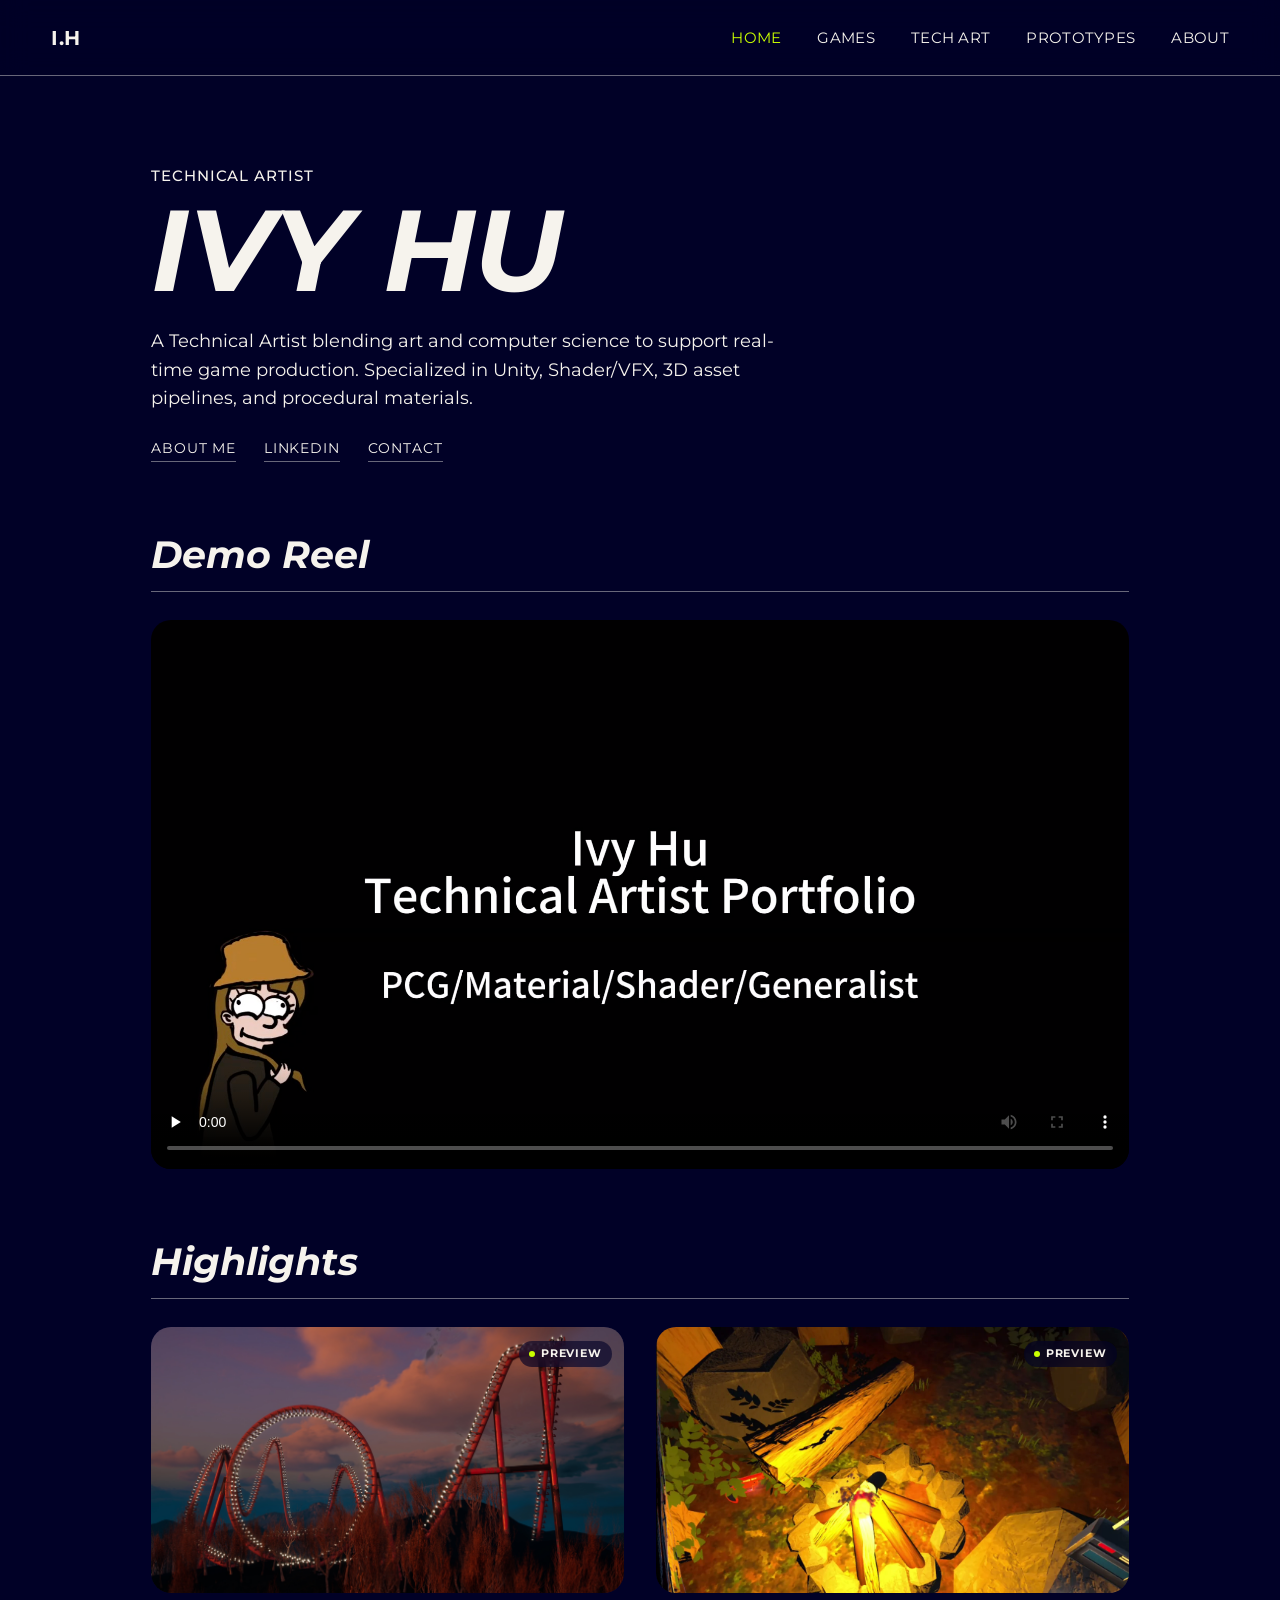
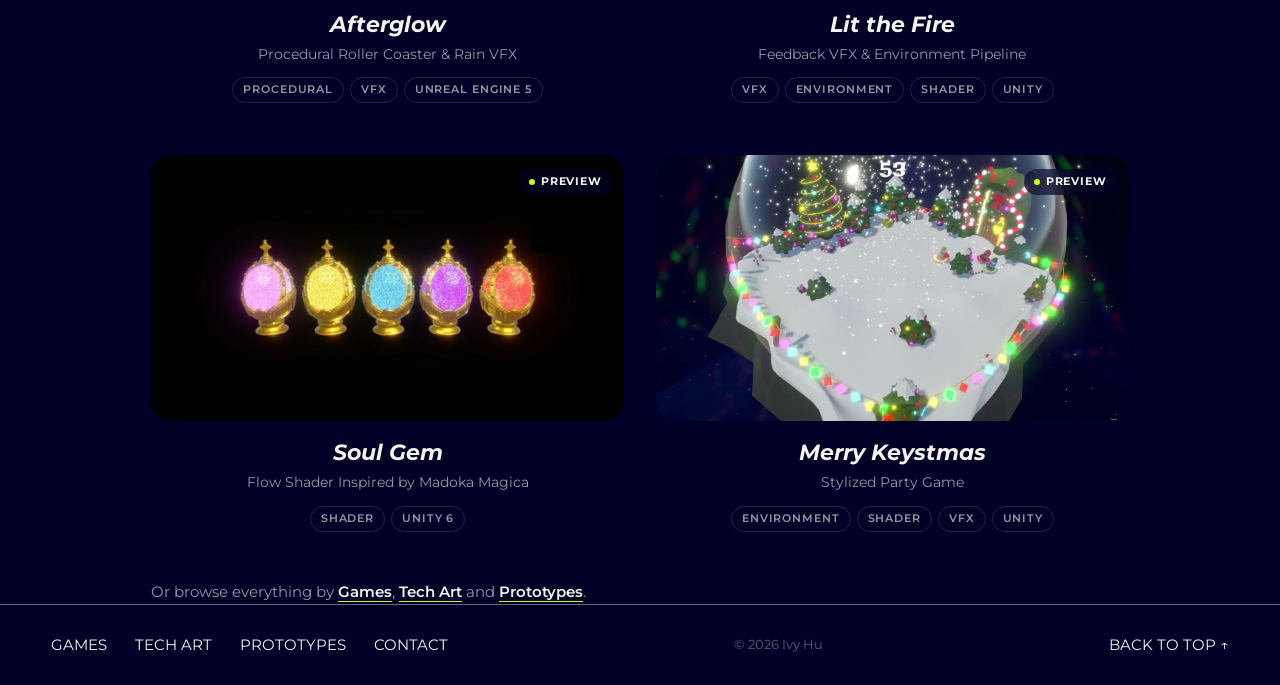
<file: index.html>
<!doctype html>
<html lang="en">
<head>
  <meta charset="utf-8">
  <meta name="viewport" content="width=device-width, initial-scale=1">
  <link rel="icon" href="favicon.svg" type="image/svg+xml">
  <title>Ivy Hu — Technical Artist</title>
  <meta name="description" content="Ivy Hu — Technical Artist. Real-time VFX, shaders, procedural generation and environment pipelines for games.">
  <link rel="preconnect" href="https://fonts.googleapis.com">
  <link rel="preconnect" href="https://fonts.gstatic.com" crossorigin>
  <link href="https://fonts.googleapis.com/css2?family=Montserrat:ital,wght@0,400;0,500;0,600;0,700;1,600;1,700;1,800&display=swap" rel="stylesheet">
  <link rel="stylesheet" href="assets/css/style.css?v=6">
</head>
<body data-page="home">
  <header class="site-header"></header>

  <main>
    <section class="wrap narrow intro">
      <p class="eyebrow">Technical Artist</p>
      <h1 class="display">IVY HU</h1>
      <p class="lede">A Technical Artist blending art and computer science to support real-time game production. Specialized in Unity, Shader/VFX, 3D asset pipelines, and procedural materials.</p>
      <p class="intro-links">
        <a href="about.html">About me</a>
        <a href="https://www.linkedin.com/in/ivy-hu-061890238" target="_blank" rel="noopener">LinkedIn</a>
        <a href="about.html#contact">Contact</a>
      </p>
    </section>

    <section class="wrap narrow home-section">
      <h2 class="h-section">Demo Reel</h2>
      <div class="player">
        <video controls playsinline preload="none" poster="media/reel/demo-reel-poster.jpg" src="media/reel/demo-reel.mp4"></video>
      </div>
    </section>

    <section class="wrap narrow home-section">
      <h2 class="h-section">Highlights</h2>
      <div class="grid" id="highlights"></div>
      <p class="browse" id="browse"></p>
    </section>
  </main>

  <footer class="site-footer"></footer>

  <script src="assets/js/projects.js?v=6"></script>
  <script src="assets/js/main.js?v=6"></script>
</body>
</html>
</file>
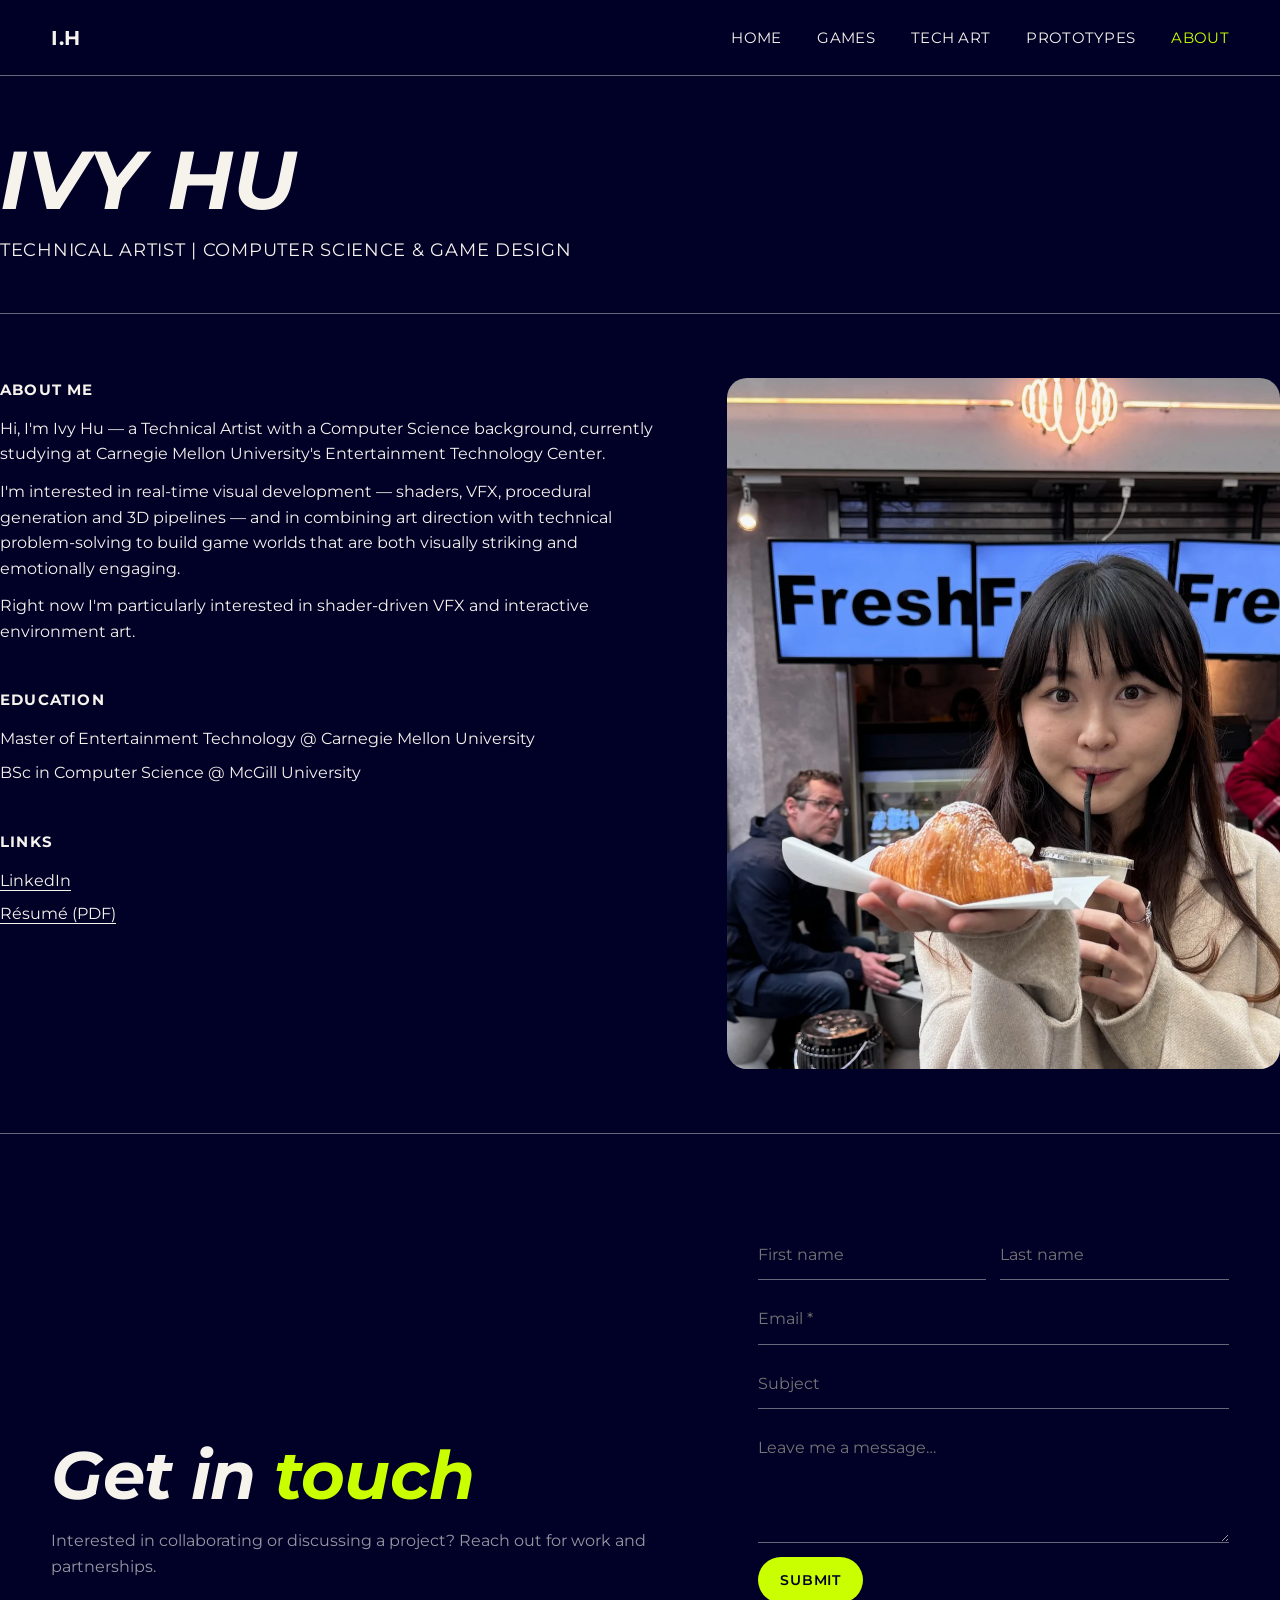
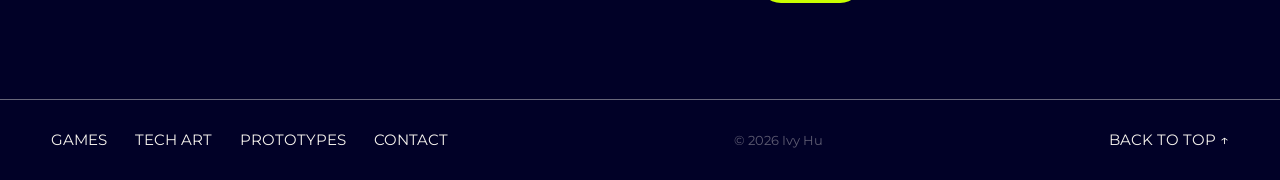
<file: about.html>
<!doctype html>
<html lang="en">
<head>
  <meta charset="utf-8">
  <meta name="viewport" content="width=device-width, initial-scale=1">
  <link rel="icon" href="favicon.svg" type="image/svg+xml">
  <title>About — Ivy Hu</title>
  <link rel="preconnect" href="https://fonts.googleapis.com">
  <link rel="preconnect" href="https://fonts.gstatic.com" crossorigin>
  <link href="https://fonts.googleapis.com/css2?family=Montserrat:ital,wght@0,400;0,500;0,600;0,700;1,600;1,700;1,800&display=swap" rel="stylesheet">
  <link rel="stylesheet" href="assets/css/style.css?v=6">
</head>
<body data-page="about">
  <header class="site-header"></header>

  <main>
    <div class="wrap about-head">
      <h1 class="page-title">IVY HU</h1>
      <p>Technical Artist | Computer Science &amp; Game Design</p>
    </div>

    <div class="wrap about-grid">
      <div>
        <div class="about-block">
          <h3>ABOUT ME</h3>
          <p>Hi, I'm Ivy Hu — a Technical Artist with a Computer Science background, currently studying at Carnegie Mellon University's Entertainment Technology Center.</p>
          <p>I'm interested in real-time visual development — shaders, VFX, procedural generation and 3D pipelines — and in combining art direction with technical problem-solving to build game worlds that are both visually striking and emotionally engaging.</p>
          <p>Right now I'm particularly interested in shader-driven VFX and interactive environment art.</p>
        </div>
        <div class="about-block">
          <h3>EDUCATION</h3>
          <ul>
            <li>Master of Entertainment Technology @ Carnegie Mellon University</li>
            <li>BSc in Computer Science @ McGill University</li>
          </ul>
        </div>
        <div class="about-block">
          <h3>LINKS</h3>
          <ul>
            <li><a href="https://www.linkedin.com/in/ivy-hu-061890238" target="_blank" rel="noopener" style="text-decoration:underline;text-underline-offset:4px">LinkedIn</a></li>
            <li><a href="#" style="text-decoration:underline;text-underline-offset:4px">Résumé (PDF)</a></li>
          </ul>
        </div>
      </div>
      <div class="portrait"><img src="media/wix/7b53c984280c474dac5c913fb9ef0036.webp" alt="Ivy Hu"></div>
    </div>

    <section class="cta" id="contact" style="margin-top:0">
      <div class="wrap">
        <div>
          <h2 class="h-italic">Get in <em>touch</em></h2>
          <p style="margin-top:20px">Interested in collaborating or discussing a project? Reach out for work and partnerships.</p>
        </div>
        <!-- Static hosts can't process forms; point action at Formspree / Netlify Forms, or swap for a mailto link. -->
        <form class="form" action="#" onsubmit="event.preventDefault()">
          <input placeholder="First name">
          <input placeholder="Last name">
          <input class="full" type="email" placeholder="Email *" required>
          <input class="full" placeholder="Subject">
          <textarea class="full" placeholder="Leave me a message…"></textarea>
          <div class="full"><button class="btn btn-accent" type="submit">Submit</button></div>
        </form>
      </div>
    </section>
  </main>

  <footer class="site-footer"></footer>

  <script src="assets/js/projects.js?v=6"></script>
  <script src="assets/js/main.js?v=6"></script>
</body>
</html>
</file>
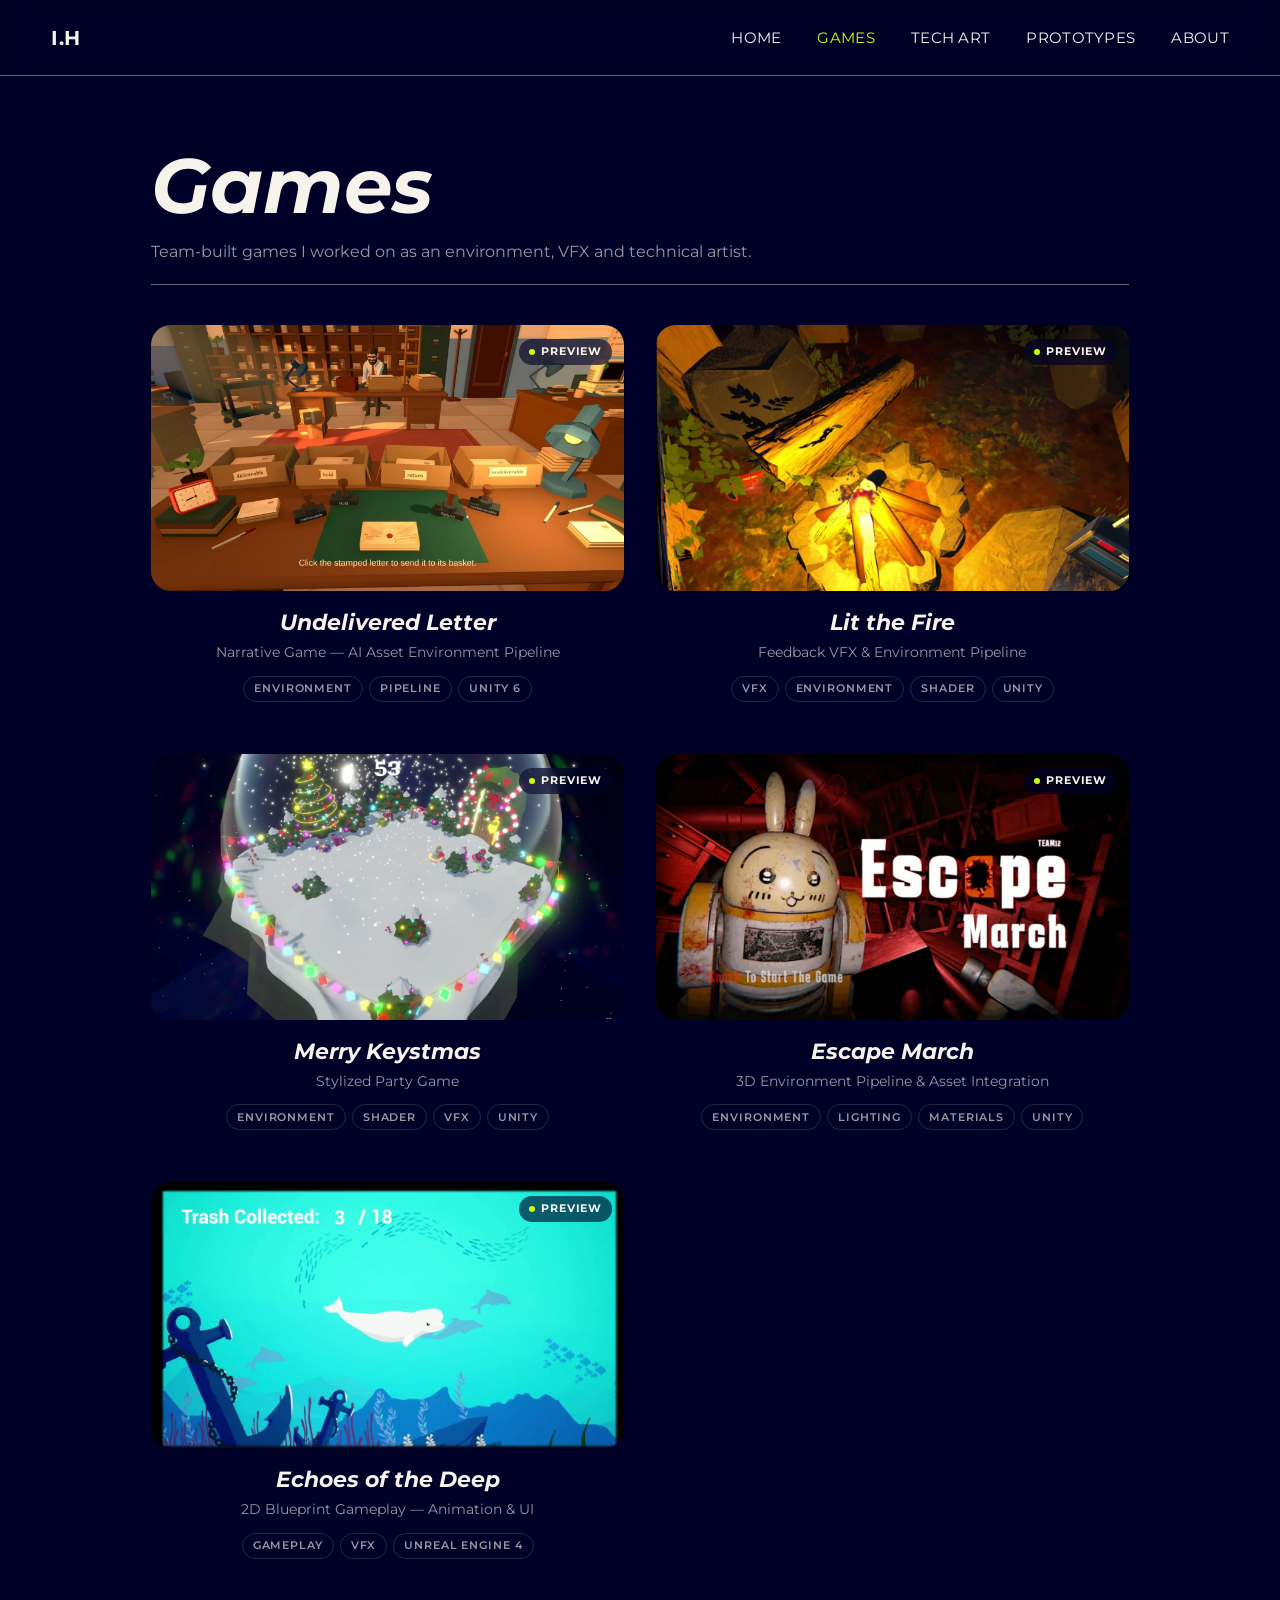
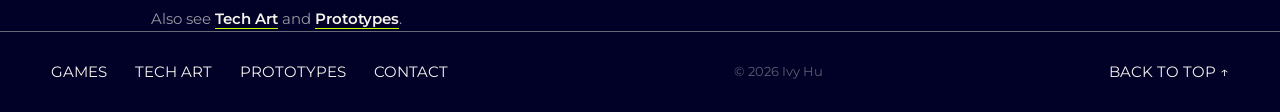
<file: games.html>
<!doctype html>
<html lang="en">
<head>
  <meta charset="utf-8">
  <meta name="viewport" content="width=device-width, initial-scale=1">
  <link rel="icon" href="favicon.svg" type="image/svg+xml">
  <title>Games — Ivy Hu</title>
  <link rel="preconnect" href="https://fonts.googleapis.com">
  <link rel="preconnect" href="https://fonts.gstatic.com" crossorigin>
  <link href="https://fonts.googleapis.com/css2?family=Montserrat:ital,wght@0,400;0,500;0,600;0,700;1,600;1,700;1,800&display=swap" rel="stylesheet">
  <link rel="stylesheet" href="assets/css/style.css?v=6">
</head>
<body data-page="games">
  <header class="site-header"></header>

  <main class="wrap narrow" id="category" data-group="games"></main>

  <footer class="site-footer"></footer>

  <script src="assets/js/projects.js?v=6"></script>
  <script src="assets/js/main.js?v=6"></script>
</body>
</html>
</file>
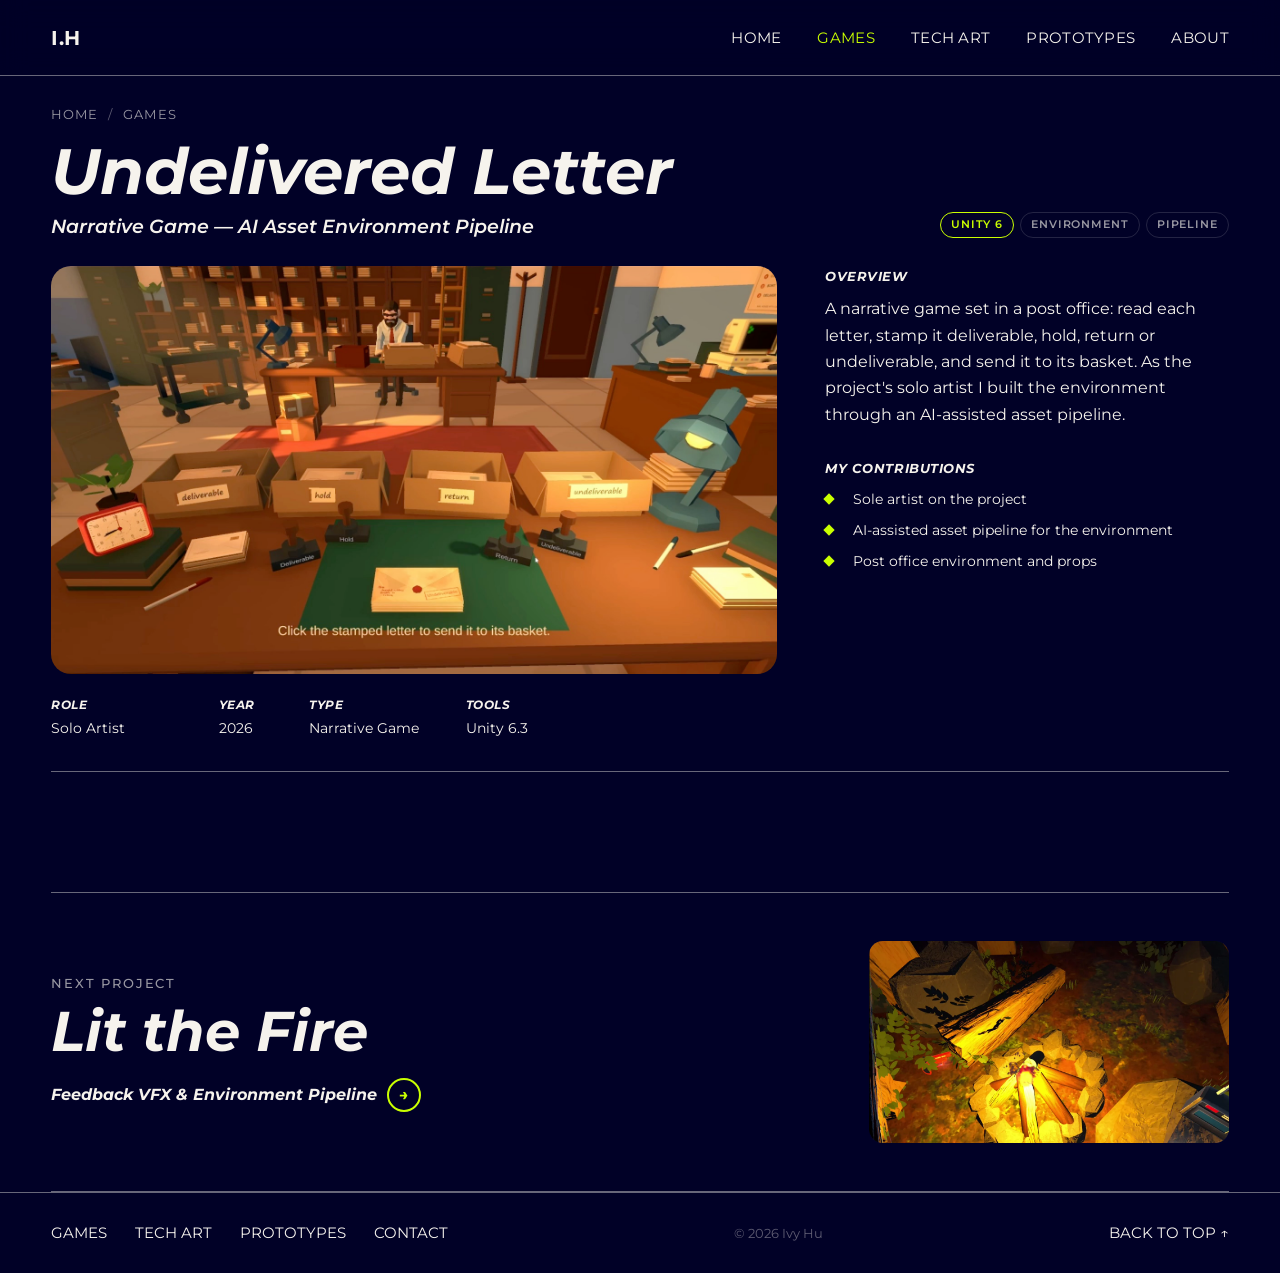
<file: project.html>
<!doctype html>
<html lang="en">
<head>
  <meta charset="utf-8">
  <meta name="viewport" content="width=device-width, initial-scale=1">
  <link rel="icon" href="favicon.svg" type="image/svg+xml">
  <title>Project — Ivy Hu</title>
  <link rel="preconnect" href="https://fonts.googleapis.com">
  <link rel="preconnect" href="https://fonts.gstatic.com" crossorigin>
  <link href="https://fonts.googleapis.com/css2?family=Montserrat:ital,wght@0,400;0,500;0,600;0,700;1,600;1,700;1,800&display=swap" rel="stylesheet">
  <link rel="stylesheet" href="assets/css/style.css?v=6">
</head>
<body>
  <header class="site-header"></header>

  <main id="project"></main>

  <footer class="site-footer"></footer>

  <script src="assets/js/projects.js?v=6"></script>
  <script src="assets/js/main.js?v=6"></script>
</body>
</html>
</file>
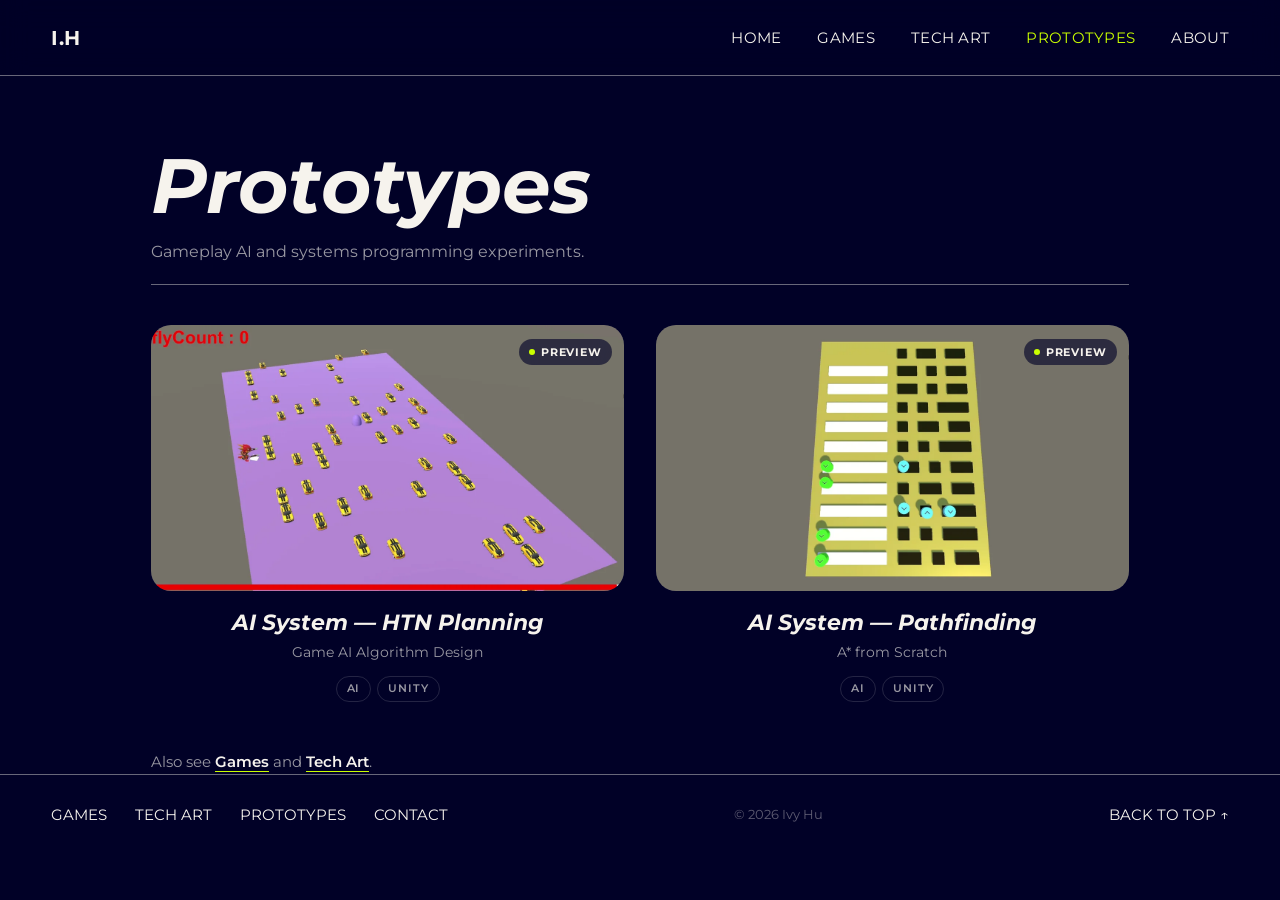
<file: prototypes.html>
<!doctype html>
<html lang="en">
<head>
  <meta charset="utf-8">
  <meta name="viewport" content="width=device-width, initial-scale=1">
  <link rel="icon" href="favicon.svg" type="image/svg+xml">
  <title>Prototypes — Ivy Hu</title>
  <link rel="preconnect" href="https://fonts.googleapis.com">
  <link rel="preconnect" href="https://fonts.gstatic.com" crossorigin>
  <link href="https://fonts.googleapis.com/css2?family=Montserrat:ital,wght@0,400;0,500;0,600;0,700;1,600;1,700;1,800&display=swap" rel="stylesheet">
  <link rel="stylesheet" href="assets/css/style.css?v=6">
</head>
<body data-page="prototypes">
  <header class="site-header"></header>

  <main class="wrap narrow" id="category" data-group="prototypes"></main>

  <footer class="site-footer"></footer>

  <script src="assets/js/projects.js?v=6"></script>
  <script src="assets/js/main.js?v=6"></script>
</body>
</html>
</file>
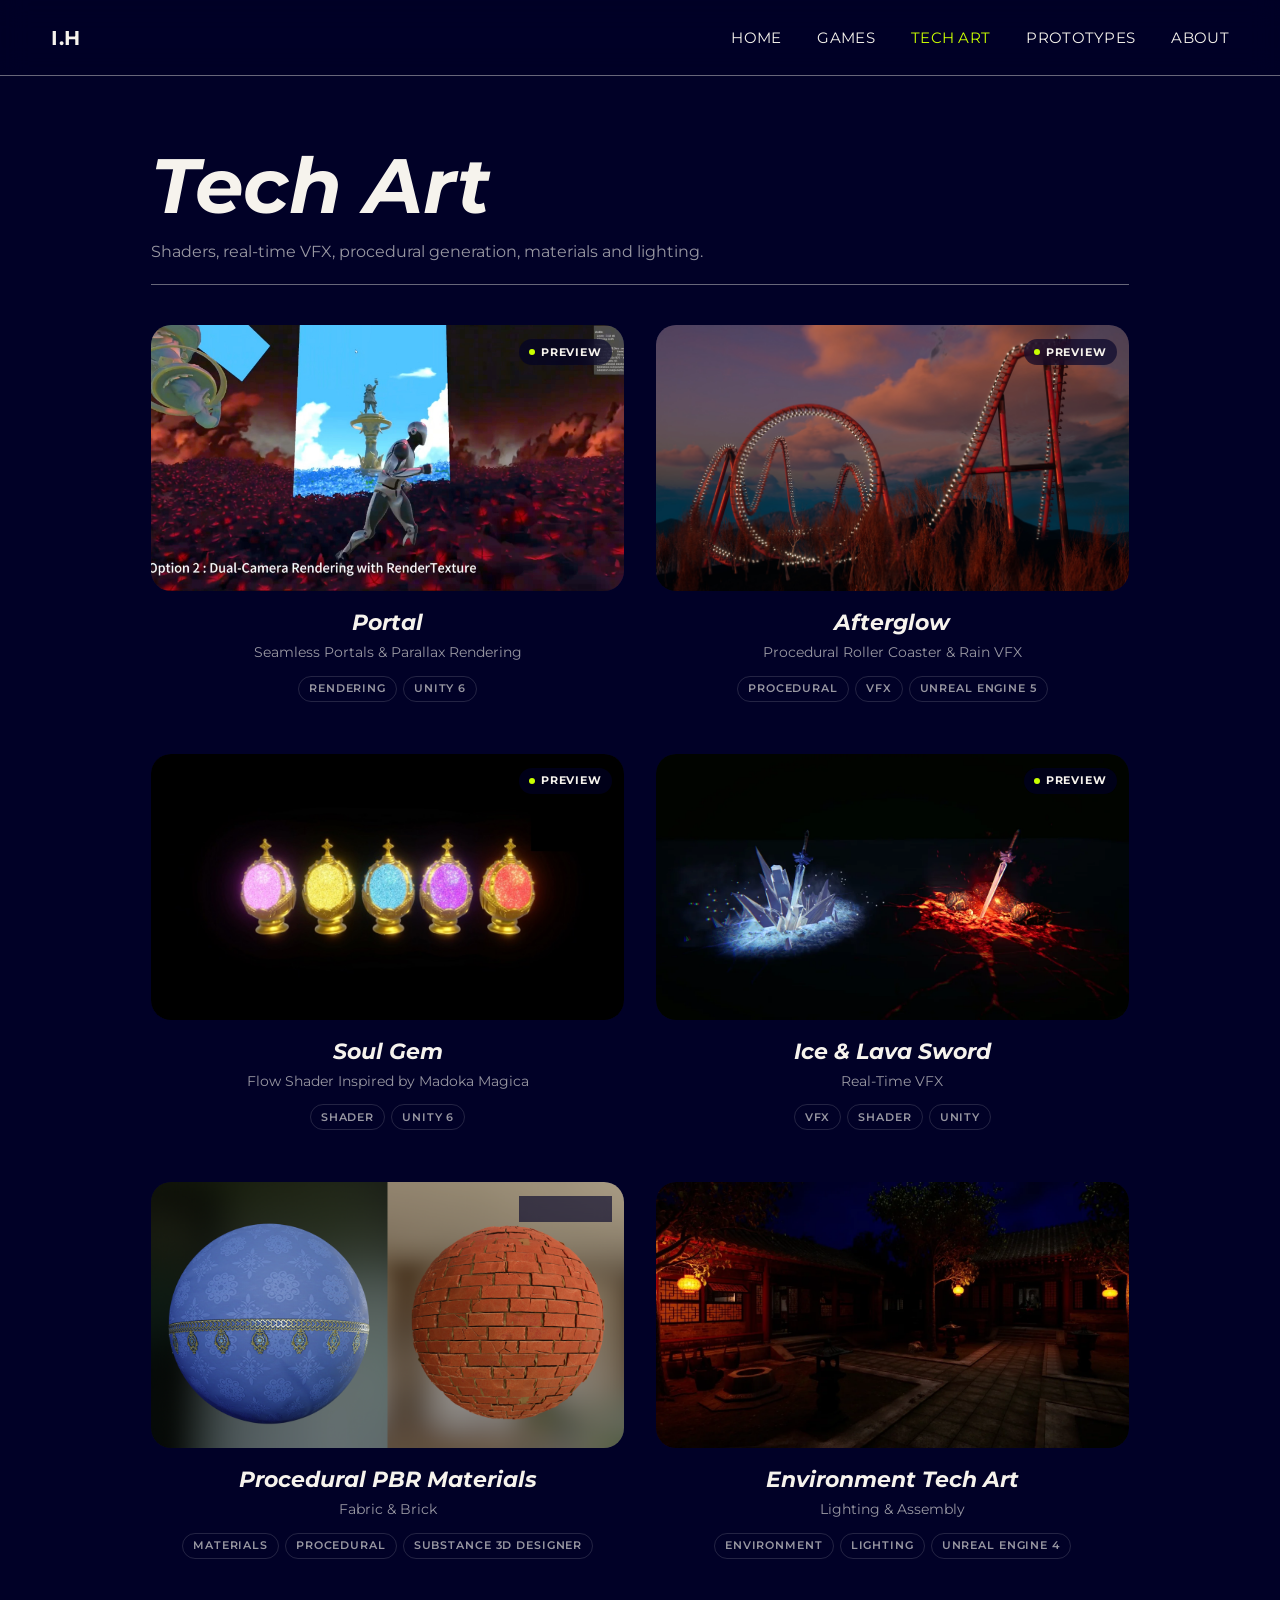
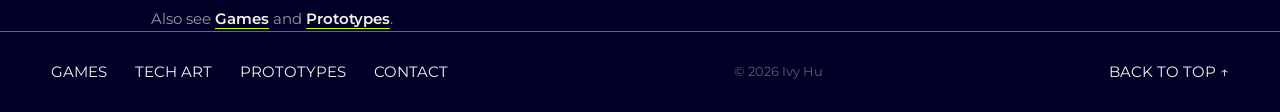
<file: tech-art.html>
<!doctype html>
<html lang="en">
<head>
  <meta charset="utf-8">
  <meta name="viewport" content="width=device-width, initial-scale=1">
  <link rel="icon" href="favicon.svg" type="image/svg+xml">
  <title>Tech Art — Ivy Hu</title>
  <link rel="preconnect" href="https://fonts.googleapis.com">
  <link rel="preconnect" href="https://fonts.gstatic.com" crossorigin>
  <link href="https://fonts.googleapis.com/css2?family=Montserrat:ital,wght@0,400;0,500;0,600;0,700;1,600;1,700;1,800&display=swap" rel="stylesheet">
  <link rel="stylesheet" href="assets/css/style.css?v=6">
</head>
<body data-page="techart">
  <header class="site-header"></header>

  <main class="wrap narrow" id="category" data-group="techart"></main>

  <footer class="site-footer"></footer>

  <script src="assets/js/projects.js?v=6"></script>
  <script src="assets/js/main.js?v=6"></script>
</body>
</html>
</file>
<file: assets/css/style.css>
/* ==========================================================
   Tokens — taken from the existing Wix site
   ========================================================== */
:root {
  --bg: #010127;
  --bg-raised: #0a0a3a;
  --bg-sunken: #00001a;
  --fg: #f6f3ed;
  --muted: rgba(246, 243, 237, 0.62);
  --faint: rgba(246, 243, 237, 0.38);
  --line: rgba(246, 243, 237, 0.42);
  --line-soft: rgba(246, 243, 237, 0.14);
  --accent: #caff00;
  --accent-ink: #010127;

  --radius: 20px;
  --radius-sm: 10px;
  --gutter: clamp(16px, 4vw, 56px);
  --maxw: 1440px;
  --header-h: 76px;

  --font: "Montserrat", system-ui, -apple-system, "PingFang SC", "Microsoft YaHei", sans-serif;
  --ease: cubic-bezier(0.2, 0.7, 0.2, 1);
  color-scheme: dark;
}

*, *::before, *::after { box-sizing: border-box; }
html { scroll-behavior: smooth; scroll-padding-top: calc(var(--header-h) + 64px); }
body {
  margin: 0;
  background: var(--bg);
  color: var(--fg);
  font-family: var(--font);
  font-size: 16px;
  line-height: 1.6;
  -webkit-font-smoothing: antialiased;
  overflow-x: hidden;
}
img, video { display: block; max-width: 100%; }
a { color: inherit; text-decoration: none; }
button { font: inherit; color: inherit; background: none; border: 0; cursor: pointer; }
:focus-visible { outline: 2px solid var(--accent); outline-offset: 3px; border-radius: 4px; }

.wrap { width: 100%; max-width: var(--maxw); margin: 0 auto; padding: 0 var(--gutter); }
.rule { border: 0; border-top: 1px solid var(--line); margin: 0; }

/* Type ---------------------------------------------------- */
.display, .h-italic {
  font-style: italic;
  font-weight: 700;
  letter-spacing: -0.01em;
  line-height: 0.98;
  margin: 0;
}
.display { font-size: clamp(64px, 12vw, 176px); }
.page-title { font-size: clamp(48px, 6.4vw, 88px); font-style: italic; font-weight: 700; margin: 0; line-height: 1; }
.eyebrow {
  font-size: 13px; font-weight: 500; letter-spacing: 0.14em; text-transform: uppercase;
  color: var(--muted); margin: 0;
}
.label {
  font-size: 13px; font-weight: 700; font-style: italic; letter-spacing: 0.04em; text-transform: uppercase;
  margin: 0 0 6px;
}

/* Header -------------------------------------------------- */
.site-header {
  position: sticky; top: 0; z-index: 50;
  height: var(--header-h);
  background: color-mix(in srgb, var(--bg) 82%, transparent);
  backdrop-filter: blur(14px);
  -webkit-backdrop-filter: blur(14px);
  border-bottom: 1px solid var(--line);
}
.site-header .wrap { height: 100%; display: flex; align-items: center; justify-content: space-between; }
.logo { font-weight: 700; font-size: 20px; letter-spacing: 0.02em; }
.nav { display: flex; gap: clamp(18px, 3vw, 36px); }
.nav a {
  font-size: 15px; text-transform: uppercase; letter-spacing: 0.02em;
  transition: color 0.2s;
}
.nav a:hover, .nav a.is-active { color: var(--accent); }

/* Buttons ------------------------------------------------- */
.circ {
  width: 34px; height: 34px; border-radius: 50%;
  border: 2px solid var(--accent); color: var(--accent);
  display: inline-grid; place-items: center; font-style: normal;
  transition: transform 0.3s var(--ease), background 0.2s, color 0.2s;
}
.btn {
  display: inline-flex; align-items: center; gap: 10px;
  height: 46px; padding: 0 22px; border-radius: 999px;
  font-size: 14px; font-weight: 600; letter-spacing: 0.06em; text-transform: uppercase;
  transition: transform 0.2s var(--ease), background 0.2s, color 0.2s;
}
.btn:hover { transform: translateY(-2px); }
.btn-accent { background: var(--accent); color: var(--accent-ink); }
.btn-ghost { border: 1px solid var(--line); }
.btn-ghost:hover { border-color: var(--accent); color: var(--accent); }

.chip {
  display: inline-flex; align-items: center; gap: 6px;
  height: 26px; padding: 0 10px; border-radius: 999px;
  border: 1px solid var(--line-soft);
  font-size: 11px; font-weight: 600; letter-spacing: 0.08em; text-transform: uppercase;
  color: var(--muted);
  white-space: nowrap;
}

/* ==========================================================
   HOME + CATEGORY pages — one centred column
   ========================================================== */
.wrap.narrow { max-width: 1080px; }

.intro { padding-top: 88px; }
.intro .eyebrow { color: var(--fg); font-size: 15px; letter-spacing: 0.06em; margin-bottom: 6px; }
.intro .display { font-size: clamp(56px, 9vw, 120px); }
.intro .lede { max-width: 36em; font-size: clamp(16px, 1.4vw, 18px); margin: 20px 0 0; }
.intro-links { display: flex; flex-wrap: wrap; gap: 8px 28px; margin: 24px 0 0; font-size: 14px; letter-spacing: 0.06em; text-transform: uppercase; }
.intro-links a { padding-bottom: 2px; border-bottom: 1px solid var(--line); transition: color 0.2s, border-color 0.2s; }
.intro-links a:hover { color: var(--accent); border-color: var(--accent); }

.home-section { padding-top: 72px; }
.h-section {
  margin: 0 0 28px; padding-bottom: 14px; border-bottom: 1px solid var(--line);
  font-size: clamp(28px, 3vw, 40px); font-style: italic; font-weight: 700; line-height: 1.1;
}
.browse { margin: 48px 0 0; color: var(--muted); font-size: 15px; }
.browse a { color: var(--fg); font-weight: 600; border-bottom: 1px solid var(--accent); transition: color 0.2s; }
.browse a:hover { color: var(--accent); }

.cat-head { padding-top: 72px; padding-bottom: 20px; margin-bottom: 40px; border-bottom: 1px solid var(--line); }
.cat-head .page-title { font-size: clamp(48px, 6vw, 80px); }
.cat-head p { margin: 14px 0 0; color: var(--muted); max-width: 40em; }

/* Card grid: two equal columns, centred captions */
.grid { display: grid; grid-template-columns: repeat(2, minmax(0, 1fr)); gap: 52px 32px; }

/* Card -------------------------------------------------------- */
.card { display: block; position: relative; text-align: center; }
.card-media {
  position: relative; aspect-ratio: 16 / 9; border-radius: var(--radius); overflow: hidden;
  background: var(--bg-raised);
  isolation: isolate;
}
.card-media img, .card-media video {
  position: absolute; inset: 0; width: 100%; height: 100%; object-fit: cover;
  transition: transform 0.6s var(--ease), opacity 0.35s;
}
.card-media video { opacity: 0; }
.card.is-playing .card-media video { opacity: 1; }
.card:hover .card-media img, .card:hover .card-media video { transform: scale(1.035); }
.card-media::after {
  content: ""; position: absolute; inset: 0; border-radius: inherit; pointer-events: none;
  box-shadow: inset 0 0 0 0 var(--accent); transition: box-shadow 0.25s;
}
.card:hover .card-media::after { box-shadow: inset 0 0 0 2px var(--accent); }

.badges { position: absolute; z-index: 2; top: 12px; right: 12px; pointer-events: none; }
.badge {
  height: 26px; padding: 0 10px; border-radius: 999px; display: inline-flex; align-items: center; gap: 6px;
  background: rgba(1, 1, 39, 0.62); backdrop-filter: blur(8px); -webkit-backdrop-filter: blur(8px);
  font-size: 11px; font-weight: 700; letter-spacing: 0.08em; text-transform: uppercase;
}
.badge.is-accent { background: var(--accent); color: var(--accent-ink); }
.badge .dot { width: 6px; height: 6px; border-radius: 50%; background: var(--accent); }
.card.is-playing .badge .dot { animation: pulse 1s infinite; }
@keyframes pulse { 50% { opacity: 0.2; } }

.card-title {
  margin: 18px 0 0; font-size: clamp(19px, 1.7vw, 24px); font-weight: 700; font-style: italic; line-height: 1.2;
  transition: color 0.2s;
}
.card:hover .card-title { color: var(--accent); }
.card-sub { margin: 6px 0 0; color: var(--muted); font-size: 14px; }
.card-tags { display: flex; flex-wrap: wrap; justify-content: center; gap: 6px; margin-top: 12px; }

/* ==========================================================
   CTA + footer
   ========================================================== */
.cta {
  border-top: 1px solid var(--line); margin-top: 96px;
  padding: 96px 0;
}
.cta .wrap { display: grid; grid-template-columns: 1.4fr 1fr; gap: 48px; align-items: end; }
.cta h2 { font-size: clamp(40px, 5.2vw, 80px); }
.cta h2 em { color: var(--accent); }
.cta p { color: var(--muted); margin: 0 0 24px; }
.cta .actions { display: flex; flex-wrap: wrap; gap: 12px; }

.site-footer { border-top: 1px solid var(--line); }
.site-footer .wrap { display: flex; justify-content: space-between; align-items: center; gap: 20px; flex-wrap: wrap; padding-top: 28px; padding-bottom: 28px; font-size: 15px; text-transform: uppercase; }
.site-footer nav { display: flex; gap: 28px; flex-wrap: wrap; }
.site-footer a:hover { color: var(--accent); }
.site-footer small { text-transform: none; color: var(--faint); font-size: 13px; }

/* ==========================================================
   PROJECT page
   ========================================================== */
.crumbs { padding-top: 28px; display: flex; gap: 10px; font-size: 13px; letter-spacing: 0.08em; text-transform: uppercase; color: var(--muted); }
.crumbs a:hover { color: var(--accent); }
.crumbs span { color: var(--faint); }

/* Compact title row so the video and the project facts fit on the first screen */
.p-head { padding-top: 14px; padding-bottom: 24px; display: flex; flex-wrap: wrap; align-items: flex-end; justify-content: space-between; gap: 14px 32px; }
.p-head .page-title { font-size: clamp(40px, 5vw, 72px); }
.p-head .p-sub { font-size: clamp(16px, 1.5vw, 20px); font-weight: 600; font-style: italic; margin: 8px 0 0; color: var(--fg); }
.p-head .card-tags { margin-top: 0; padding-bottom: 4px; }

.p-top {
  display: grid; grid-template-columns: minmax(0, 1.8fr) minmax(300px, 1fr); gap: 48px; align-items: start;
  padding-bottom: 32px; border-bottom: 1px solid var(--line);
}
.meta-row { display: grid; grid-template-columns: 1.3fr 0.6fr 1.2fr 0.9fr 1.7fr; gap: 16px 24px; padding-top: 22px; }
.meta-row .label { font-size: 12px; margin-bottom: 4px; }
.meta-row p { margin: 0; font-size: 14px; line-height: 1.5; color: var(--fg); }
.p-info .label { margin-bottom: 10px; }
.p-info .lead { font-size: 16px; line-height: 1.65; margin: 0 0 30px; }
.p-info .prompt { margin: 0 0 10px; color: var(--muted); font-size: 14px; }
.p-info .prompt b { color: var(--accent); font-weight: 600; }
.p-info .contrib { gap: 10px; }
.p-info .contrib li { font-size: 14px; line-height: 1.5; }

.player {
  position: relative; border-radius: var(--radius); overflow: hidden; background: #000;
  aspect-ratio: var(--ratio, 16 / 9);
}
.player video { width: 100%; height: 100%; object-fit: cover; }
.player-ui {
  position: absolute; left: 16px; right: 16px; bottom: 16px; display: flex; justify-content: space-between; align-items: center; gap: 12px;
  opacity: 0; transition: opacity 0.25s;
}
.player:hover .player-ui, .player:focus-within .player-ui, .player.is-paused .player-ui { opacity: 1; }
.pill {
  height: 38px; padding: 0 16px; border-radius: 999px; display: inline-flex; align-items: center; gap: 8px;
  background: rgba(1, 1, 39, 0.7); backdrop-filter: blur(8px); -webkit-backdrop-filter: blur(8px);
  font-size: 12px; font-weight: 700; letter-spacing: 0.08em; text-transform: uppercase;
}
.pill:hover { background: var(--accent); color: var(--accent-ink); }
.player-ui .group-l { display: flex; gap: 8px; }
.sound-pill { position: absolute; z-index: 2; top: 14px; right: 14px; background: var(--accent); color: var(--accent-ink); }
.sound-pill:hover { background: var(--fg); }
.sound-pill[hidden] { display: none; }

.contrib { list-style: none; margin: 0; padding: 0; display: grid; gap: 12px; }
.contrib li { display: grid; grid-template-columns: 14px 1fr; gap: 14px; align-items: baseline; font-size: 15px; }
.contrib li::before { content: ""; width: 8px; height: 8px; background: var(--accent); transform: translateY(-1px) rotate(45deg); }

.p-section { padding-top: 88px; }
.s-head { display: flex; align-items: baseline; gap: 18px; padding-bottom: 18px; margin-bottom: 28px; border-bottom: 1px solid var(--line-soft); }
.s-head .num { color: var(--accent); font-size: 13px; font-weight: 600; letter-spacing: 0.1em; }
.s-head h2 { margin: 0; font-size: clamp(26px, 2.6vw, 38px); font-style: italic; font-weight: 700; }
.s-head p { margin: 0 0 0 auto; color: var(--muted); font-size: 14px; max-width: 32em; text-align: right; }

figure { margin: 0; }
.shot { position: relative; border-radius: var(--radius-sm); overflow: hidden; background: var(--bg-raised); cursor: zoom-in; }
.shot img { width: 100%; height: 100%; object-fit: cover; transition: transform 0.5s var(--ease); }
.shot:hover img { transform: scale(1.025); }
figcaption { font-size: 13px; color: var(--muted); margin-top: 10px; }

/* Feature: one hero shot + supporting shots stacked on the right (2 or 3 items) */
.g-feature { display: grid; grid-template-columns: 2fr 1fr; gap: 16px; }
.g-feature > figure { display: flex; flex-direction: column; min-height: 0; }
.g-feature > figure:first-child { grid-row: span 2; }
.g-feature > figure:first-child:nth-last-child(2) { grid-row: auto; }
.g-feature > figure:first-child .shot { aspect-ratio: 16 / 9; }
.g-feature > figure:not(:first-child) .shot { flex: 1; min-height: 120px; }
.g-feature .shot img { position: absolute; inset: 0; }

.g-grid { display: grid; grid-template-columns: repeat(3, 1fr); gap: 16px; }
.g-grid .shot { aspect-ratio: 4 / 3; }
.g-stack { display: grid; gap: 16px; }
.g-stack .shot { cursor: zoom-in; }
.g-stack .shot img { height: auto; }

.g-row { display: grid; grid-template-columns: repeat(var(--n), 1fr); gap: 16px; }
.g-row .shot { aspect-ratio: var(--shot-ratio, 4 / 3); }

/* Clips: looping videos (converted GIFs) with a title and a line of text */
.clips { display: grid; grid-template-columns: repeat(var(--cols), 1fr); gap: 28px 16px; }
.clip-media { position: relative; aspect-ratio: var(--ratio); border-radius: var(--radius-sm); overflow: hidden; background: var(--bg-raised); }
.clip-media video, .clip-media .shot, .clip-media .shot img { position: absolute; inset: 0; width: 100%; height: 100%; object-fit: cover; }
.clip-media .shot { border-radius: 0; }
.clip-title { margin: 14px 0 0; font-size: 18px; font-weight: 700; font-style: italic; }
.clip-text { margin: 6px 0 0; font-size: 14px; color: var(--muted); max-width: 40em; }

.explain { display: grid; grid-template-columns: 1fr 1.4fr; gap: 48px; align-items: start; }
.explain-note { margin: 22px 0 0; color: var(--muted); font-size: 14px; }

.pairs { display: grid; gap: 28px; }
.pair { display: grid; grid-template-columns: 1fr 1fr; gap: 16px; }
.pair .shot { aspect-ratio: 4 / 3; }
.pair .shot .tag { position: absolute; left: 12px; top: 12px; }
.pair-cap { grid-column: 1 / -1; display: flex; align-items: center; gap: 12px; font-weight: 700; font-style: italic; font-size: 18px; }
.pair-cap::after { content: ""; flex: 1; height: 1px; background: var(--line-soft); }

.compare { position: relative; aspect-ratio: 16 / 9; border-radius: var(--radius); overflow: hidden; user-select: none; touch-action: pan-y; --pos: 50%; }
.compare img { position: absolute; inset: 0; width: 100%; height: 100%; object-fit: cover; pointer-events: none; }
.compare .is-before { clip-path: inset(0 calc(100% - var(--pos)) 0 0); }
.compare .is-before.demo-unlit { filter: grayscale(1) brightness(1.9) contrast(0.7); }
.compare .handle { position: absolute; top: 0; bottom: 0; left: var(--pos); width: 2px; background: var(--accent); transform: translateX(-1px); pointer-events: none; }
.compare .handle::after {
  content: "‹ ›"; position: absolute; top: 50%; left: 50%; transform: translate(-50%, -50%);
  width: 44px; height: 44px; border-radius: 50%; background: var(--accent); color: var(--accent-ink);
  display: grid; place-items: center; font-weight: 700; font-size: 16px; letter-spacing: 2px;
}
.compare input { position: absolute; inset: 0; width: 100%; height: 100%; opacity: 0; cursor: ew-resize; margin: 0; }
.compare .tag { position: absolute; top: 14px; }
.compare .tag.l { left: 14px; }
.compare .tag.r { right: 14px; }
.note { font-size: 13px; color: var(--muted); margin-top: 12px; display: flex; gap: 8px; }
.note::before { content: "i"; flex: none; width: 18px; height: 18px; border-radius: 50%; border: 1px solid var(--faint); display: grid; place-items: center; font-size: 11px; font-style: italic; font-weight: 700; }

.next {
  display: grid; grid-template-columns: 1fr 360px; gap: 40px; align-items: center;
  margin-top: 120px; padding: 48px 0; border-top: 1px solid var(--line); border-bottom: 1px solid var(--line);
}
.next .eyebrow { margin-bottom: 10px; }
.next h3 { margin: 0; font-size: clamp(32px, 4.4vw, 64px); font-style: italic; font-weight: 700; line-height: 1; transition: color 0.2s; }
.next:hover h3 { color: var(--accent); }
.next .card-media { border-radius: 14px; }

/* Lightbox ------------------------------------------------- */
.lightbox {
  position: fixed; inset: 0; z-index: 100; display: none;
  background: rgba(0, 0, 18, 0.94); backdrop-filter: blur(6px);
  align-items: center; justify-content: center; padding: 64px var(--gutter);
}
.lightbox.is-open { display: flex; }
.lightbox img { max-width: 100%; max-height: 100%; object-fit: contain; border-radius: 8px; }
.lb-btn {
  position: absolute; width: 48px; height: 48px; border-radius: 50%; border: 1px solid var(--line);
  display: grid; place-items: center; font-size: 20px; background: rgba(1, 1, 39, 0.6);
}
.lb-btn:hover { border-color: var(--accent); color: var(--accent); }
.lb-close { top: 20px; right: 20px; }
.lb-prev { left: 20px; top: 50%; transform: translateY(-50%); }
.lb-next { right: 20px; top: 50%; transform: translateY(-50%); }
.lb-count { position: absolute; bottom: 22px; left: 50%; transform: translateX(-50%); font-size: 13px; color: var(--muted); letter-spacing: 0.1em; }

/* About page ------------------------------------------------ */
.about-head { padding: 64px 0 48px; border-bottom: 1px solid var(--line); }
.about-head p { margin: 14px 0 0; font-size: 18px; letter-spacing: 0.04em; text-transform: uppercase; }
.about-grid { display: grid; grid-template-columns: 1.2fr 1fr; gap: 64px; padding: 64px 0; }
.about-grid .portrait { border-radius: var(--radius); overflow: hidden; aspect-ratio: 4 / 5; background: var(--bg-raised); }
.about-grid .portrait img { width: 100%; height: 100%; object-fit: cover; }
.about-block + .about-block { margin-top: 44px; }
.about-block h3 { font-size: 15px; letter-spacing: 0.08em; margin: 0 0 14px; font-weight: 700; }
.about-block p { margin: 0 0 12px; color: var(--fg); }
.about-block ul { margin: 0; padding: 0; list-style: none; display: grid; gap: 8px; }
.form { display: grid; grid-template-columns: 1fr 1fr; gap: 14px; }
.form .full { grid-column: 1 / -1; }
.form input, .form textarea {
  width: 100%; font: inherit; color: var(--fg); background: transparent;
  border: 0; border-bottom: 1px solid var(--line); padding: 12px 0; border-radius: 0;
}
.form input:focus, .form textarea:focus { outline: none; border-color: var(--accent); }
.form textarea { min-height: 120px; resize: vertical; }

/* Responsive ------------------------------------------------ */
@media (max-width: 1100px) {
  .p-top { grid-template-columns: 1fr; gap: 36px; }
}
@media (max-width: 860px) {
  :root { --header-h: 64px; }
  .about-grid, .cta .wrap { grid-template-columns: 1fr; gap: 40px; }
  .g-feature { grid-template-columns: 1fr; }
  .g-feature > figure:first-child { grid-row: auto; }
  .g-feature > figure .shot { aspect-ratio: 16 / 9; flex: none; }
  .g-grid { grid-template-columns: repeat(2, 1fr); }
  .g-row { grid-template-columns: repeat(2, 1fr); }
  .clips { grid-template-columns: repeat(2, 1fr); }
  .explain { grid-template-columns: 1fr; gap: 28px; }
  .next { grid-template-columns: 1fr; }
  .s-head { flex-wrap: wrap; }
  .s-head p { margin: 0; text-align: left; flex-basis: 100%; }
}
@media (max-width: 600px) {
  /* five nav items: logo on its own row, nav below it */
  .site-header { height: auto; }
  .site-header .wrap { flex-wrap: wrap; gap: 6px 16px; padding-top: 12px; padding-bottom: 12px; }
  .nav { gap: 16px; overflow-x: auto; scrollbar-width: none; }
  .nav a { font-size: 12px; white-space: nowrap; }
  .grid { grid-template-columns: 1fr; gap: 44px; }
  .intro { padding-top: 56px; }
  .meta-row { grid-template-columns: repeat(2, minmax(0, 1fr)); }
  .meta-row > div:last-child { grid-column: 1 / -1; }
  .g-grid { grid-template-columns: 1fr 1fr; gap: 10px; }
  .pair { gap: 10px; }
  .form { grid-template-columns: 1fr; }
  .clips.is-wide { grid-template-columns: 1fr; }
}
@media (prefers-reduced-motion: reduce) {
  *, *::before, *::after { transition: none !important; animation: none !important; }
  html { scroll-behavior: auto; }
}
</file>
